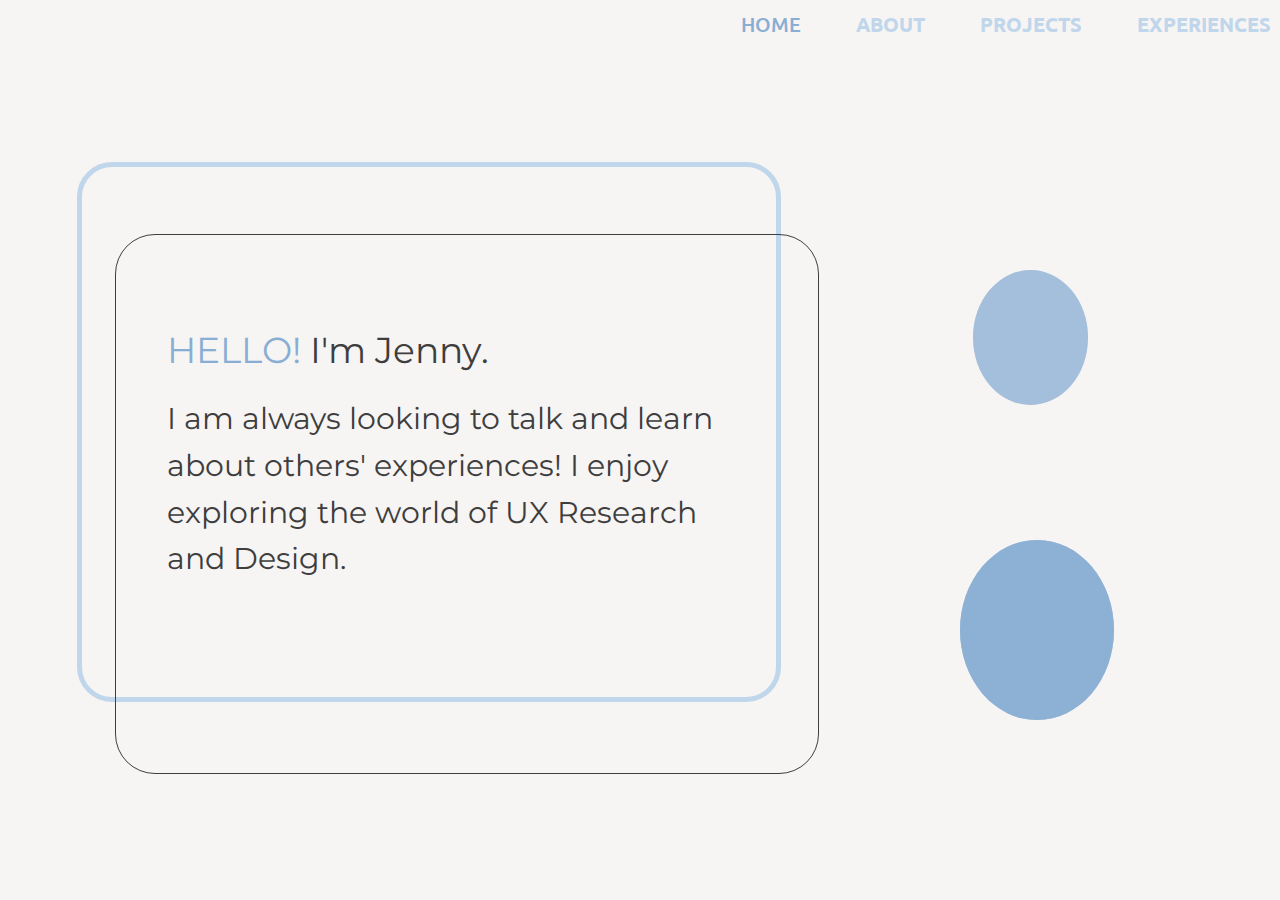
<file: index.html>
<!doctype html>
<html>

  <head>
    <title> Jenny </title>
    <meta name="viewport" content="width=device-width, initial-scale=1">

    <link rel="stylesheet" type="text/css"
         href="assets/style/index.css">
        <link href="https://fonts.googleapis.com/css2?family=Roboto&family=Tienne&family=Ubuntu&display=swap" rel="stylesheet"><link href="https://fonts.googleapis.com/css2?family=Roboto&family=Tienne&display=swap" rel="stylesheet">
        <link href="https://fonts.googleapis.com/css2?family=Montserrat&display=swap" rel="stylesheet">

  <body>
    <header>
      <div class = "menubar">
        <div class = "home">
          HOME </div>
          <a class = "homebar" href = "../jc39963.github.io/about.html">
            ABOUT </a>
          <a class = "homebar" href = "../jc39963.github.io/projects.html">
            PROJECTS </a>
          <a class = "homebar" href = "../jc39963.github.io/experiences.html">
            EXPERIENCES </a>
        </div>
      </header>

      <div class = "main">
        <div class = "rectangle1"> </div>
        <div class = "rectangle2" style = "font-size: 100%">
          <div class = "subhead"> <span style = "color: #88AED3;"> HELLO! <span style = "color: #3E3E3E;"> I'm Jenny.  </div>
          <div class = "blurb"> I am always looking to talk and learn about others' experiences!
I enjoy exploring the world of UX Research and
Design.</div>
      </div>
      <div class="loader one">
							<div class="first circle"></div>
              <div class = "f circle"></div>
							<div class="second circle"></div>
              <div class ="s circle"></div>
						</div>
    </div>

  </body>
</html>
</file>
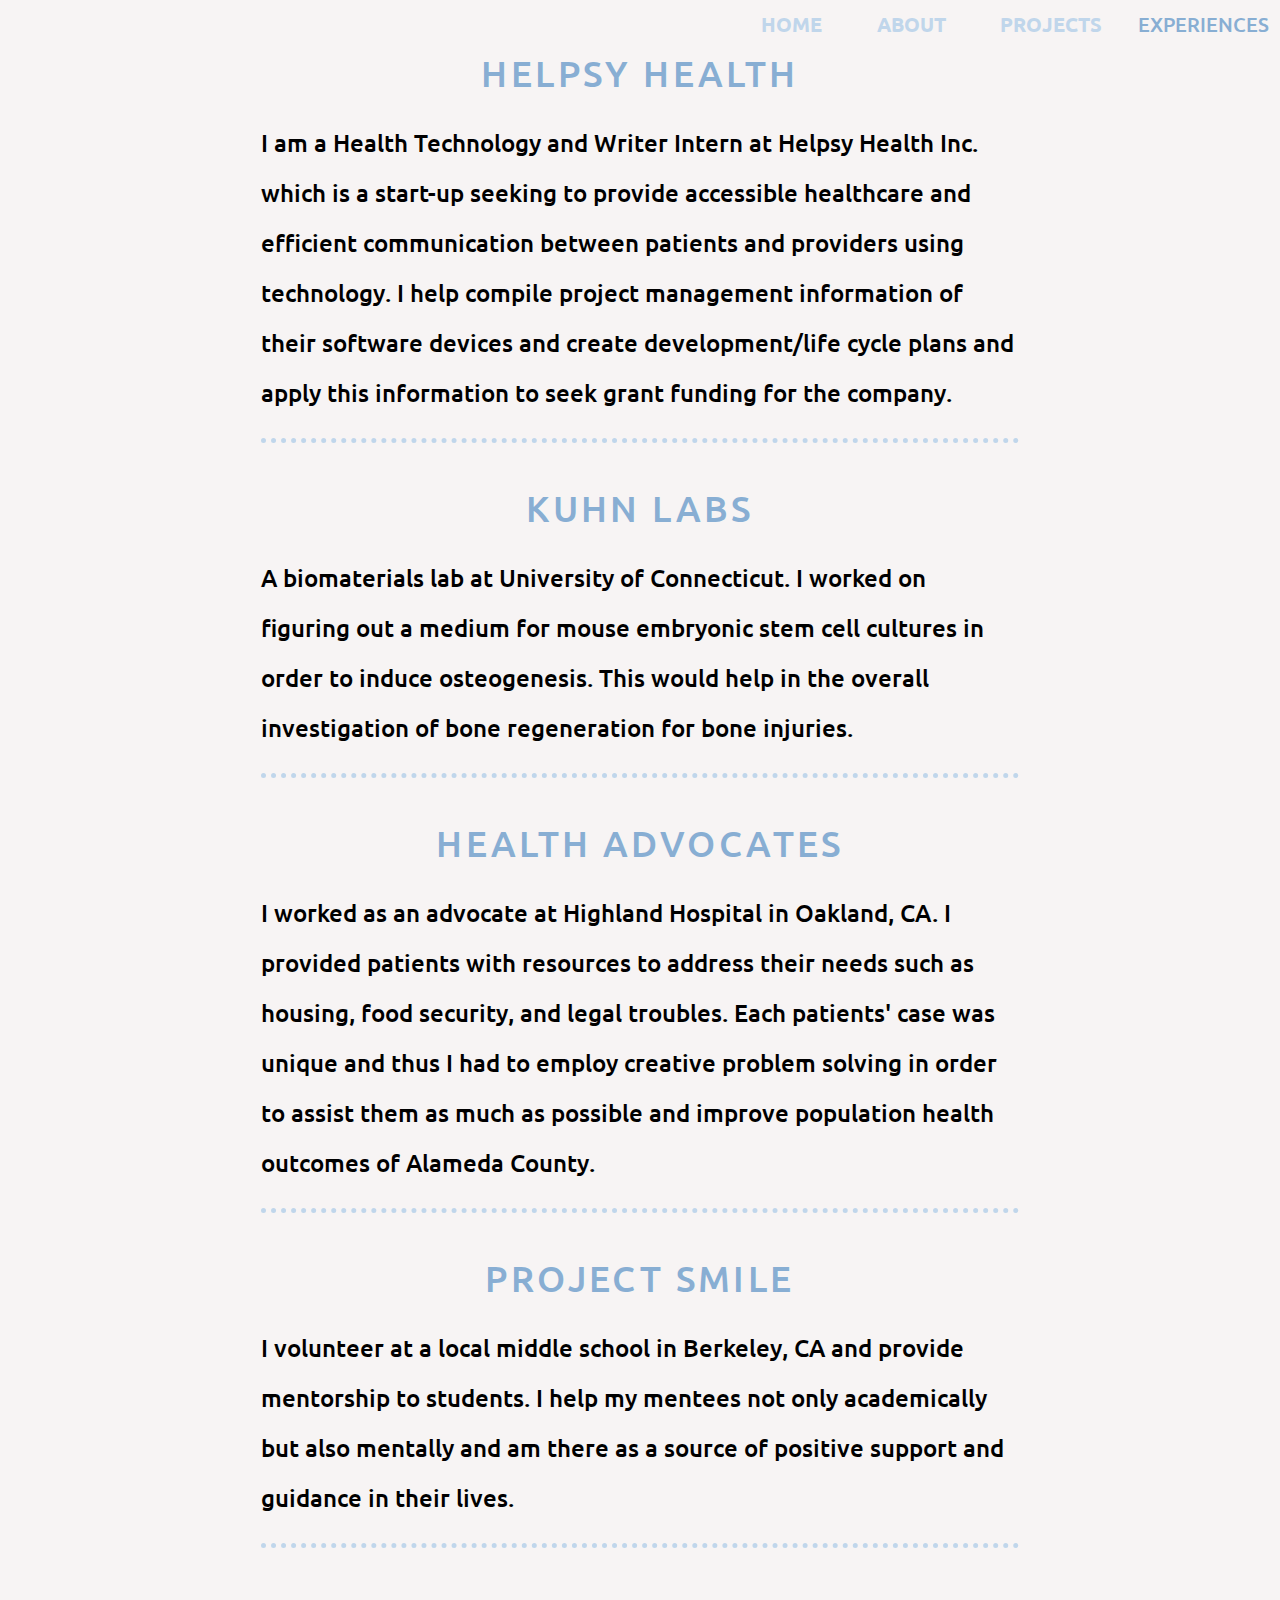
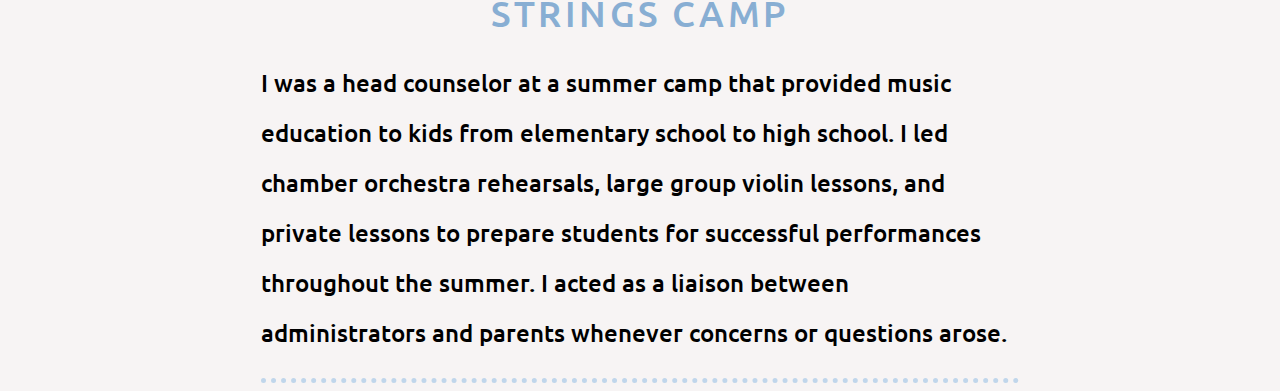
<file: experiences.html>
<!doctype html>
<html>

  <head>
    <title> Jenny </title>
    <link rel="stylesheet" type="text/css"
         href="assets/style/experiences.css">
        <link href="https://fonts.googleapis.com/css2?family=Roboto&family=Tienne&family=Ubuntu&display=swap" rel="stylesheet"><link href="https://fonts.googleapis.com/css2?family=Roboto&family=Tienne&display=swap" rel="stylesheet">

  <body>
    <header>
      <div class = "menubar">
        <a class = "homebar" href = "../jc39963.github.io/index.html">
          HOME </a>
          <a class = "homebar" href = "../jc39963.github.io/about.html">
            ABOUT </a>
          <a class = "homebar" href = "../jc39963.github.io/projects.html">
            PROJECTS </a>
          <div class = "home">
            EXPERIENCES </div>
        </div>
      </header>

      <div class = "main">
        <div class = "experience">
          <div class = "title"> HELPSY HEALTH  </div>
          <div class = "description"> I am a Health Technology and Writer Intern at Helpsy Health Inc. which is a start-up
          seeking to provide accessible healthcare and efficient communication between patients and providers using technology.
        I help compile project management information of their software devices and create development/life cycle plans and apply this information
      to seek grant funding for the company. </div>
          </div>
        <div class = "experience">
          <div class = "title"> KUHN LABS </div>
          <div class = "description"> A biomaterials lab at University of Connecticut. I worked on figuring out a medium for mouse embryonic
            stem cell cultures in order to induce osteogenesis. This would help in the overall investigation of bone regeneration for bone injuries. </div>
          </div>

          <div class = "experience">
            <div class = "title"> HEALTH ADVOCATES </div>
            <div class = "description"> I worked as an advocate at Highland Hospital in Oakland, CA.
              I provided patients with resources to address their needs such as housing, food security, and legal troubles.
              Each patients' case was unique and thus I had to employ creative problem solving in order to assist them as
              much as possible and improve population health outcomes of Alameda County.

             </div>
            </div>
            <div class = "experience">
              <div class = "title"> PROJECT SMILE </div>
              <div class = "description"> I volunteer at a local middle school in Berkeley, CA and provide mentorship
              to students. I help my mentees not only academically but also mentally and am there as a source of positive support
            and guidance in their lives.  </div>
              </div>

              <div class = "experience">
                <div class = "title"> STRINGS CAMP </div>
                <div class = "description"> I was a head counselor at a summer camp that provided music education to
                kids from elementary school to high school. I led chamber orchestra rehearsals, large group violin lessons, and private lessons to prepare
                students for successful performances throughout the summer.
              I acted as a liaison between administrators and parents whenever concerns or questions arose. </div>
                </div>
    </div>
  </body>
</html>
</file>
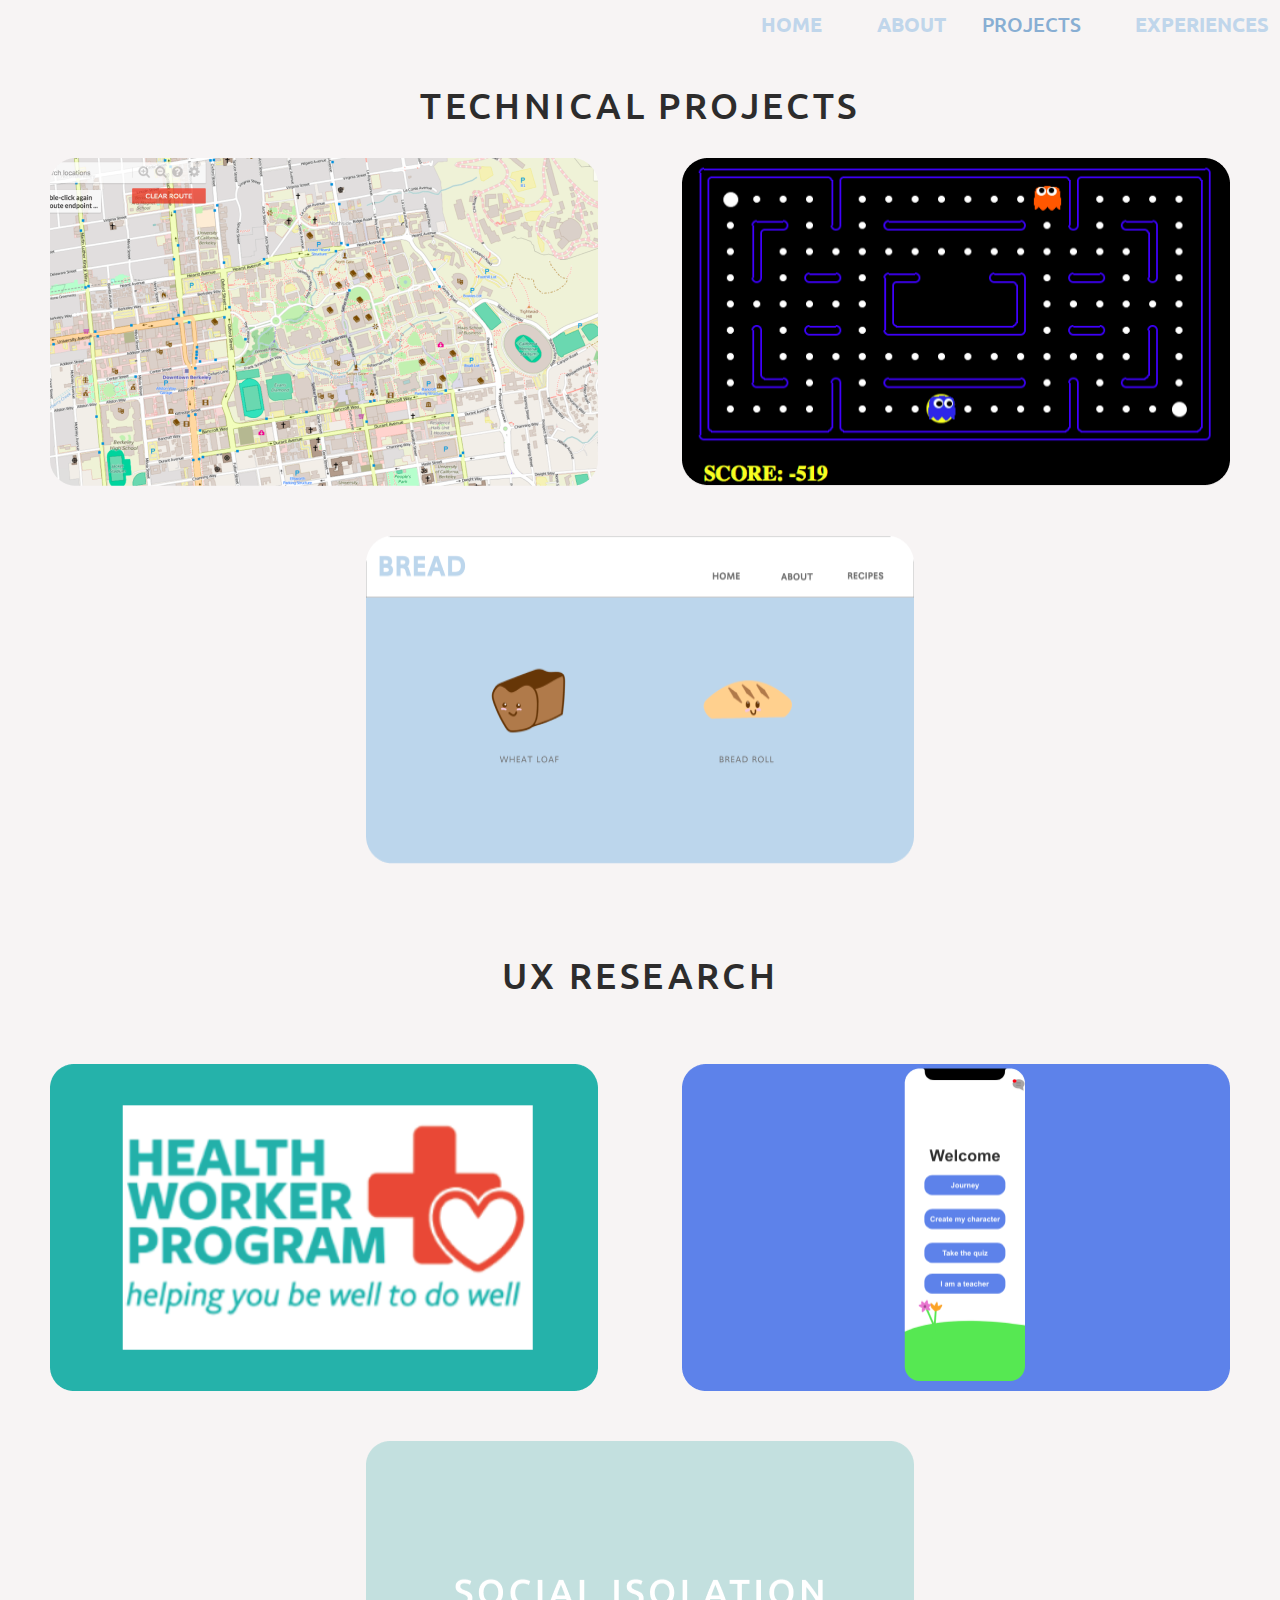
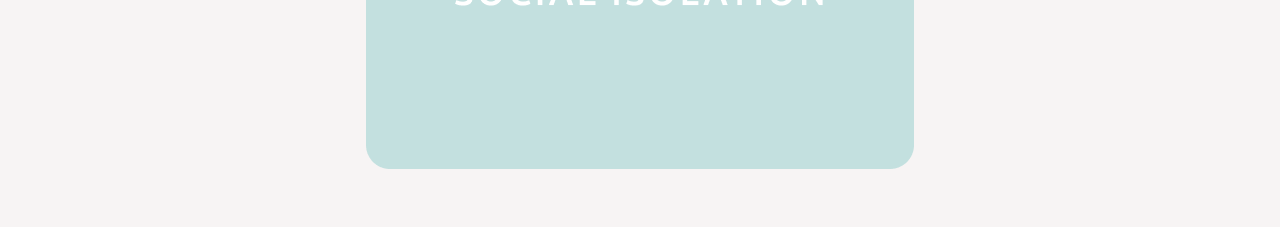
<file: projects.html>
<!doctype html>
<html>

  <head>
    <title> Jenny </title>
    <link rel="stylesheet" type="text/css"
         href="assets/style/projects.css">
    <link href="https://fonts.googleapis.com/css2?family=Roboto&family=Tienne&family=Ubuntu&display=swap" rel="stylesheet">
    <link href="https://fonts.googleapis.com/css2?family=Montserrat&display=swap" rel="stylesheet">

    <body>
      <header>
        <div class = "menubar">
          <a class = "homebar" href = "../jc39963.github.io/index.html">
            HOME </a>
            <a class = "homebar" href = "../jc39963.github.io/about.html">
              ABOUT </a>
            <div class = "home">
              PROJECTS </div>
            <a class = "homebar" href = "../jc39963.github.io/experiences.html">
              EXPERIENCES </a>
          </div>
        </header>

      <div class = "main">
        <div class = "technical">
        TECHNICAL PROJECTS </div>
        <div class = "examples">
          <div class = "row">
            <div class = image-card>
            <img class = "img" src = "assets/images/bearmaps.png" />
            <div id = "projdesc"> I created a Google Maps like application of
            Berkeley, CA using Java. I implemented autocomplete search functionality, and A* algorithm for path routing trees.
          </div> </div>

          <div class = image-card>
            <img class = "img" src = "assets/images/pacman.png" />
            <div id = "projdesc">  I created multiple Pacman games with Pacman and Ghost character AI agents.
            One implemented learning through Q-Learning. Another was designing agents to search with minimax and expectimax using alpha-beta pruning.
            </div>
          </div></div>

          <div class = "row">
            <div class = image-card>
            <img class = "img" src = "assets/images/bread.png" />
            <div id = "projdesc">  I am creating a personal project website for fun to show my love of bread.
              Used HTML, CSS, and JavaScript to create animations and button functionality. Website has pages for recipes and facts...still under construction!
            </div> </div></div>
        </div>

      <div class = "ux">
        UX RESEARCH </div>
        <div class = "examples">
          <div class = "row">
            <div class = image-card>
              <img class = "img" src = "assets/images/healthw.png" />
              <div id = "projdesc">  I conducted interviews, used affinity mapping, identified
                specific pain points, and brainstormed solutions to improve the Health Worker program at UC Berkeley. I created mockups and a presentation for the final solution to deliver to
                the client.
              </div>
          </div>
          <div class = image-card>
            <img class = "img" src = "assets/images/gyb.png" />
            <div id = "projdesc">  I worked on a project to create an app idea to address bullying in school for adolescents. My team and I applied
              User Research principles to conduct interviews with the target group and brainstorm solutions based on our findings.
              I created mockups based upon the conclusions my team and I reached.
            </div>
          </div>
        </div>
            <div class = "row">
              <div class = image-card>
              <img class = "img" src = "assets/images/socialisol.png" />
              <div id = "projdesc">
                I conducted research such as interviews and competitive analysis for a project addressing
                  college loneliness. I synthesized my research
                  with affinity mapping, creating a user persona, and defining pain points. I brainstormed ideas based on my findings
                  and decided on a solution that addressed the most pain points. I created mockups using Adobe XD for my solution.
              </div>
            </div>
          </div>
        </div>
    </div>
  </body>
</html>
</file>
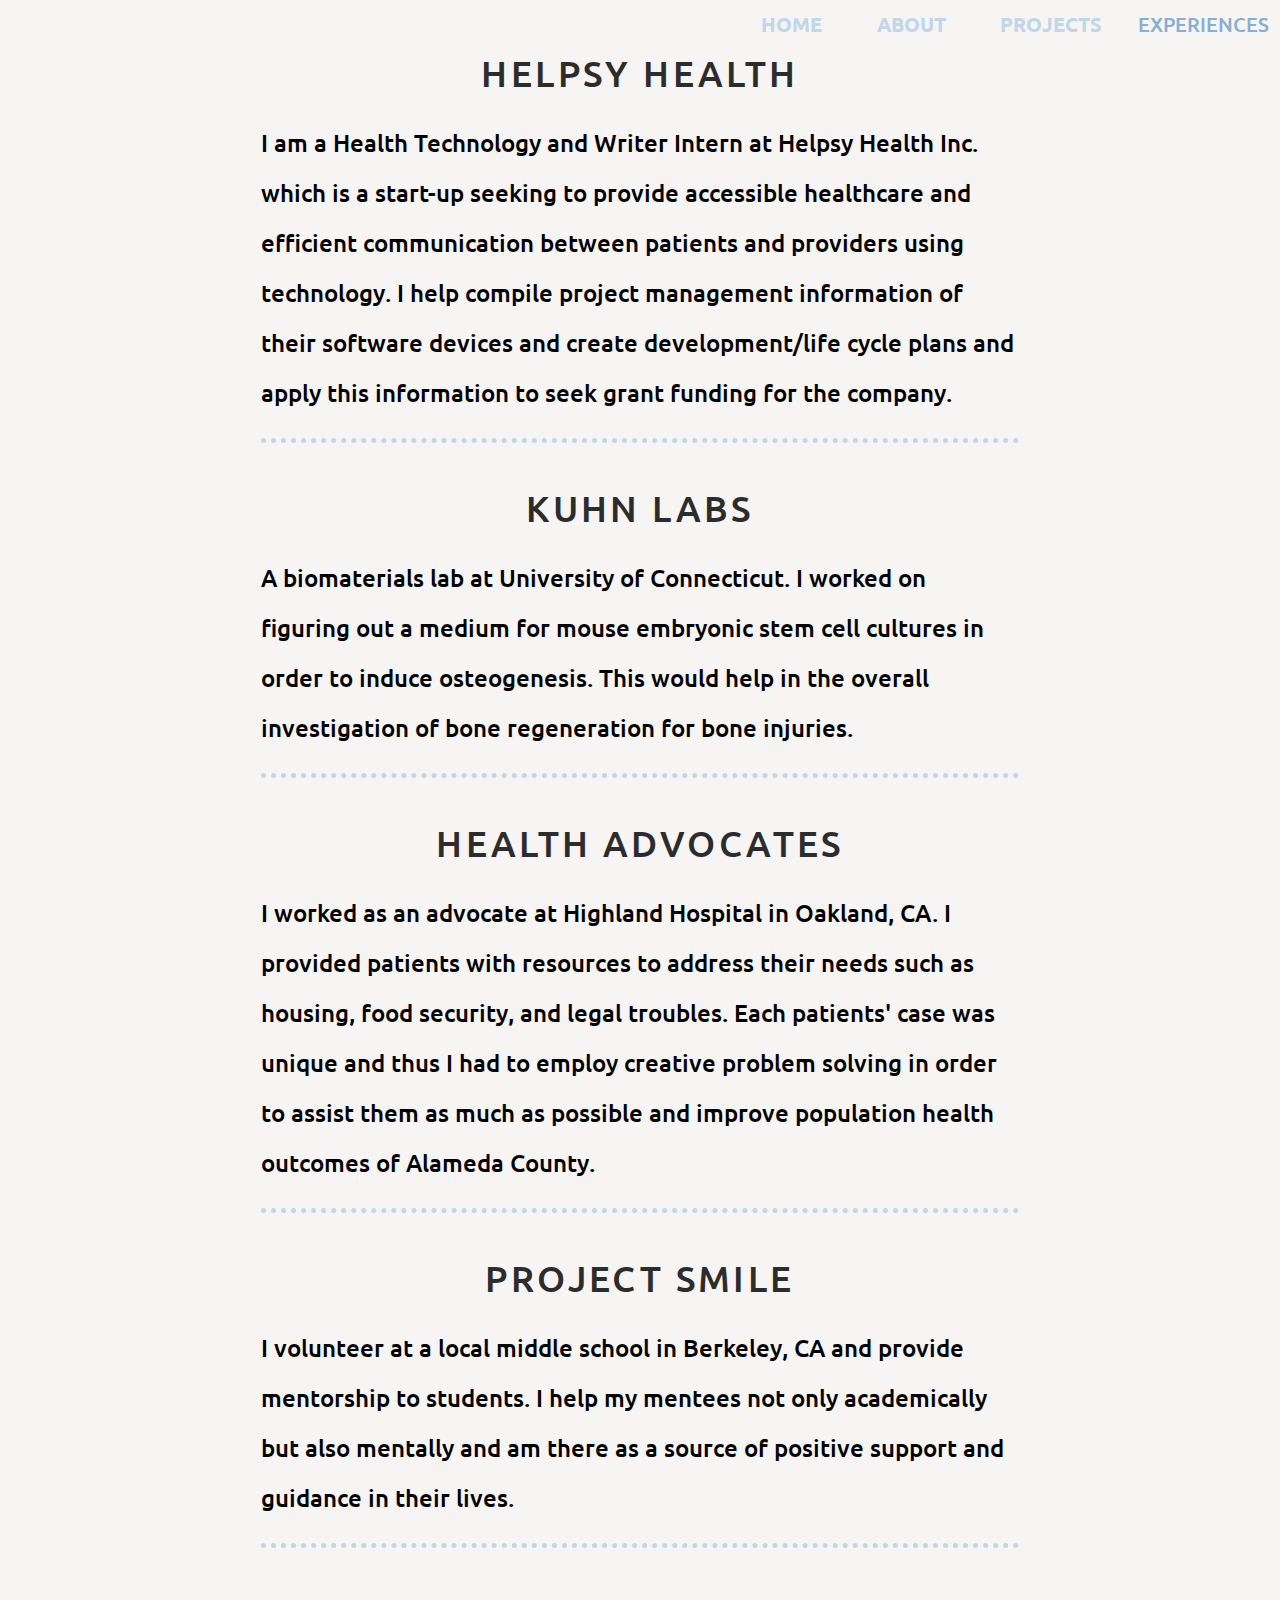
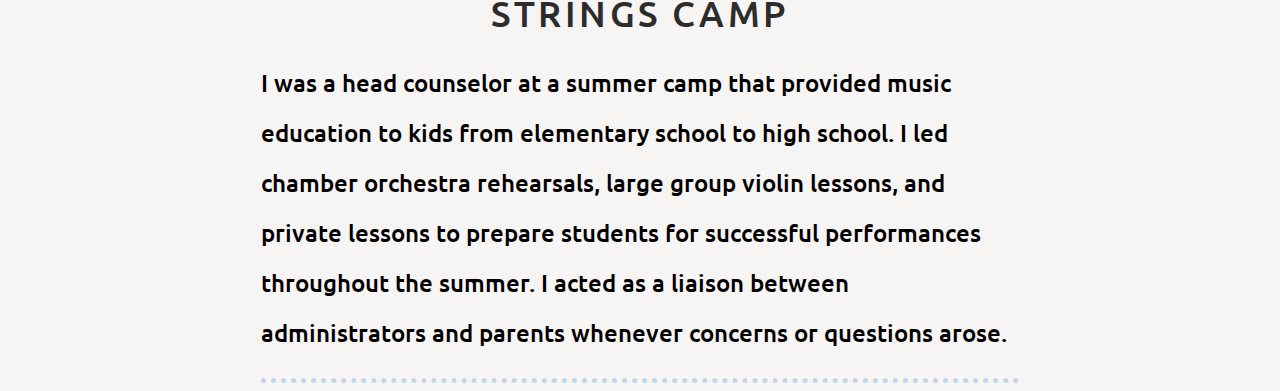
<file: files/experiences.html>
<!doctype html>
<html>

  <head>
    <title> Jenny </title>
    <link rel="stylesheet" type="text/css"
         href="assets/style/experiences.css">
        <link href="https://fonts.googleapis.com/css2?family=Roboto&family=Tienne&family=Ubuntu&display=swap" rel="stylesheet"><link href="https://fonts.googleapis.com/css2?family=Roboto&family=Tienne&display=swap" rel="stylesheet">

  <body>
    <header>
      <div class = "menubar">
        <a class = "homebar" href = "../personalwebsite/index.html">
          HOME </a>
          <a class = "homebar" href = "../personalwebsite/about.html">
            ABOUT </a>
          <a class = "homebar" href = "../personalwebsite/projects.html">
            PROJECTS </a>
          <div class = "home">
            EXPERIENCES </div>
        </div>
      </header>

      <div class = "main">
        <div class = "experience">
          <div class = "title"> HELPSY HEALTH  </div>
          <div class = "description"> I am a Health Technology and Writer Intern at Helpsy Health Inc. which is a start-up
          seeking to provide accessible healthcare and efficient communication between patients and providers using technology.
        I help compile project management information of their software devices and create development/life cycle plans and apply this information
      to seek grant funding for the company. </div>
          </div>
        <div class = "experience">
          <div class = "title"> KUHN LABS </div>
          <div class = "description"> A biomaterials lab at University of Connecticut. I worked on figuring out a medium for mouse embryonic
            stem cell cultures in order to induce osteogenesis. This would help in the overall investigation of bone regeneration for bone injuries. </div>
          </div>

          <div class = "experience">
            <div class = "title"> HEALTH ADVOCATES </div>
            <div class = "description"> I worked as an advocate at Highland Hospital in Oakland, CA.
              I provided patients with resources to address their needs such as housing, food security, and legal troubles.
              Each patients' case was unique and thus I had to employ creative problem solving in order to assist them as
              much as possible and improve population health outcomes of Alameda County.

             </div>
            </div>
            <div class = "experience">
              <div class = "title"> PROJECT SMILE </div>
              <div class = "description"> I volunteer at a local middle school in Berkeley, CA and provide mentorship
              to students. I help my mentees not only academically but also mentally and am there as a source of positive support
            and guidance in their lives.  </div>
              </div>

              <div class = "experience">
                <div class = "title"> STRINGS CAMP </div>
                <div class = "description"> I was a head counselor at a summer camp that provided music education to
                kids from elementary school to high school. I led chamber orchestra rehearsals, large group violin lessons, and private lessons to prepare
                students for successful performances throughout the summer.
              I acted as a liaison between administrators and parents whenever concerns or questions arose. </div>
                </div>
    </div>
  </body>
</html>
</file>
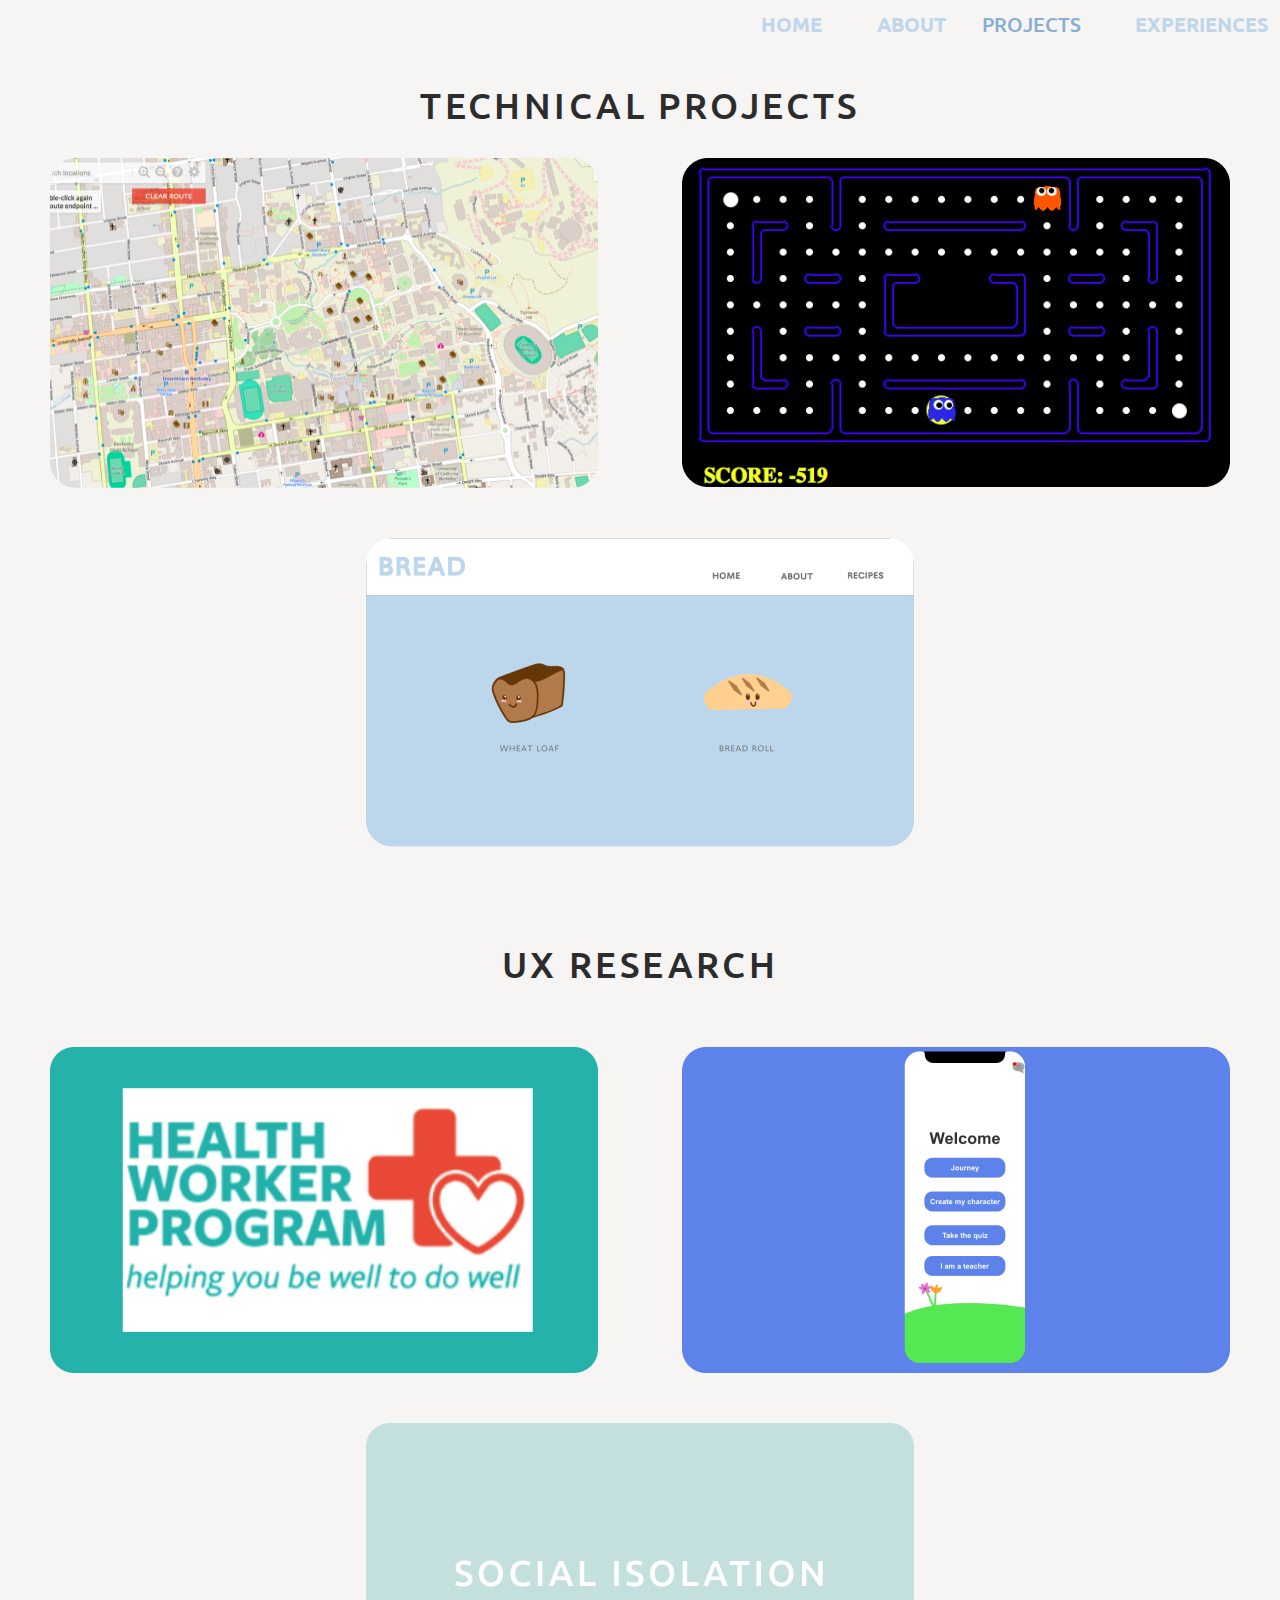
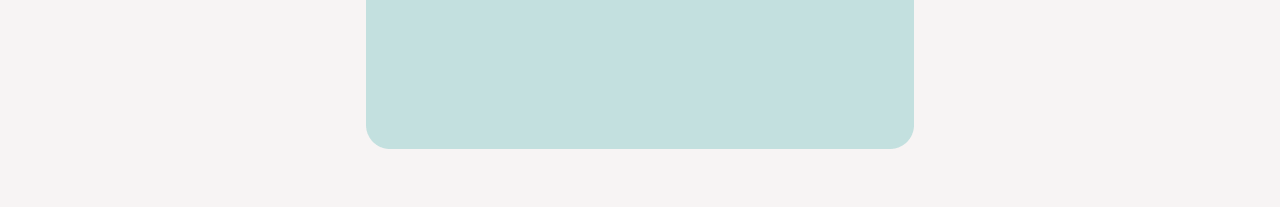
<file: files/projects.html>
<!doctype html>
<html>

  <head>
    <title> Jenny </title>
    <link rel="stylesheet" type="text/css"
         href="assets/style/projects.css">
    <link href="https://fonts.googleapis.com/css2?family=Roboto&family=Tienne&family=Ubuntu&display=swap" rel="stylesheet">

    <body>
      <header>
        <div class = "menubar">
          <a class = "homebar" href = "../personalwebsite/index.html">
            HOME </a>
            <a class = "homebar" href = "../personalwebsite/about.html">
              ABOUT </a>
            <div class = "home">
              PROJECTS </div>
            <a class = "homebar" href = "../personalwebsite/experiences.html">
              EXPERIENCES </a>
          </div>
        </header>

      <div class = "main">
        <div class = "technical">
        TECHNICAL PROJECTS </div>
        <div class = "examples">
          <div class = "row">
          <img class = "img" src = "assets/images/bearmaps.png" />
          <img class = "img" src = "assets/images/pacman.png" />
        </div>
          <div class = "row"> <img class = "img" src = "assets/images/bread.png" /> </div>
      </div>

      <div class = "ux">
        UX RESEARCH </div>
        <div class = "examples">
          <div class = "row">
            <img class = "img" src = "assets/images/healthw.png" />
            <img class = "img" src = "assets/images/gyb.png" />
          </div>
            <div class = "row"> <img class = "img" src = "assets/images/socialisol.png" /> </div>
          </div>
    </div>
  </body>
</html>
</file>
<file: assets/style/index.css>
.menubar{
  display: flex;
  flex-direction: row;
  position: absolute;
  right: 15%;
  align-items: right;

}

.home{
  /*margin-left: 28px;
  margin-right:28px;*/
  margin-left: 5%;
  margin-right: 5%;
  text-decoration: none;
font-family: 'Ubuntu';
font-style: normal;
font-weight: 500;
font-size: 20px;
line-height: 33px;
/* identical to box height */
/*color: #AFAFAF;*/
  /*color: #636262*/
  color: #88AED3;
}
.homebar{

left: 0%;
right: 0%;
top: 0%;
bottom: 0%;
margin-left: 10%;
margin-right: 5%;
text-decoration: none;
font-family: 'Ubuntu';
font-style: normal;
font-weight: bold;
font-size: 20px;
line-height: 33px;
/* identical to box height */
color: #C0D6EB;
}
body{
  background: #F7F4F4;
}


.rectangle1 {
 position: absolute;
/*width: 647px;
height: 425px;*/
width: 55%;
height: 60%;
/*left: 92px;
top: 223px;*/
left: 6%;
top: 18%;
border: 5px solid #C0D6EB;
box-sizing: border-box;
border-radius: 35px;
/*box-shadow: 0px 5px 10px 1px rgba(0, 0, 0, 0.2);*/

}
.rectangle2 {
  position: absolute;
  

  /*width: 679px;
height: 428px;*/
width: 55%;
height: 60%;
/*left: 136px;
top: 264px;*/
left: 9%;
top: 26%;

border: 1px solid #3E3E3E;
box-sizing: border-box;
border-radius: 40px;
}


.subhead {
  position: absolute;
/*width: 350px;
height: 48px;*/
/*left: 107px;
top: 63px;*/
left: 7.3%;
top: 16.3%;
 font-family: 'Montserrat', sans-serif;
font-style: normal;
font-weight: normal;
/*font-size: 36px;*/
font-size: 225%;
/*line-height: 48px;*/
line-height: 150%;

color: #3E3E3E;

}
.blurb {
  position: absolute;
/*left: 43px;
top: 117px;*/
width: 80%;
left: 7.3%;
top: 30%;


font-family: 'Montserrat', sans-serif;
font-style: normal;
font-weight: normal;
/*font-size: 30px;*/
font-size: 187%;
/*line-height: 50px;*/
line-height: 156%;
/* or 167% */

display: flex;
align-items: center;

color: #3E3E3E;

}
.loader.one {
	width: 100px;
	height: 100px;
}

.loader.one .circle {

	background: #88AED3;
	position: absolute;

	border-radius: 50%;
	/* TODO: PART 1.2 - Add pulse animation */
	animation-name: scalecircle;
	animation-duration: 2s;
	animation-iteration-count: infinite;
  /*animation-name: wave;
	animation-duration: 2s;
	animation-iteration-count: infinite;*/


}
.first.circle {
  top: 60%;
  left: 75%;
  height: 20%;
  width: 12%;
  opacity: 0.8;
}
.second.circle {
  top: 30%;
  left: 76%;
  height: 15%;
  width: 9%;
	animation-delay: 0.25s;
  opacity: 0.5;

}
.f.circle {
  top: 60%;
  left: 75%;
  height: 20%;
  width: 12%;
  opacity: 0.8;
  animation-delay: 0.5s;
}
.s.circle {
  top: 30%;
  left: 76%;
  height: 15%;
  width: 9%;
	animation-delay: 0.75s;
  opacity: 0.5;
}
@keyframes scalecircle {
	from {transform: scale(0)};
	to {transform: scale(1)};
}
/*@keyframes wave {
	0% {transform: scale(0.5) translateX(0);}
	50% {transform: translateX(-100%);}
	100% {transform: scale(1) translateX(0);}
}*/
</file>
<file: assets/style/experiences.css>
.menubar{
  display: flex;
  flex-direction: row;
  position: absolute;
  right: 15%;
  align-items: right;

}

.home{
  /*margin-left: 28px;
  margin-right:28px;*/
  margin-left: 5%;
  margin-right: 5%;
  text-decoration: none;
font-family: 'Ubuntu';
font-style: normal;
font-weight: 500;
font-size: 20px;
line-height: 33px;
/* identical to box height */
/*color: #AFAFAF;*/
  color: #88AED3
}
.homebar{

left: 0%;
right: 0%;
top: 0%;
bottom: 0%;
margin-left: 10%;
margin-right: 5%;
text-decoration: none;
font-family: 'Ubuntu';
font-style: normal;
font-weight: bold;
font-size: 20px;
line-height: 33px;
/* identical to box height */
color: #C0D6EB;
}
body{
  background: #F7F4F4;
}
.main{
  display: flex;
  flex-direction: column;
  margin-left: auto;
  margin-right: auto;
}
.experience{
  display: flex;
  flex-direction: column;
  align-items: center;
  justify-content: space-between;
  margin-top: 40px;


}
.title{
  display: flex;
  flex-direction: column;
  align-items: center;
  justify-content: space-around;
  font-family: Ubuntu;
font-style: normal;
font-weight: 500;
font-size: 36px;
line-height: 50px;
/* identical to box height, or 139% */

display: flex;
align-items: center;
letter-spacing: 0.095em;

color: #88AED3;

}
.description{
  display: flex;
  flex-direction: column;
  align-items: center;
  justify-content: space-around;
  margin-top: 20px;
  font-family: Ubuntu;
font-style: normal;
font-weight: 500;
font-size: 24px;
line-height: 50px;
width: 60%;
border-bottom: 5px dotted #C0D6EB;
box-sizing: border-box;
padding-bottom: 20px;
}
</file>
<file: assets/style/projects.css>
.menubar{
  display: flex;
  flex-direction: row;
  position: absolute;
  right: 15%;
  align-items: right;

}

.home{
  /*margin-left: 28px;
  margin-right:28px;*/
  margin-left: 5%;
  margin-right: 5%;
  text-decoration: none;
font-family: 'Ubuntu';
font-style: normal;
font-weight: 500;
font-size: 20px;
line-height: 33px;
/* identical to box height */
/*color: #AFAFAF;*/
  color: #88AED3
}
.homebar{

left: 0%;
right: 0%;
top: 0%;
bottom: 0%;
margin-left: 10%;
margin-right: 5%;
text-decoration: none;
font-family: 'Ubuntu';
font-style: normal;
font-weight: bold;
font-size: 20px;
line-height: 33px;
/* identical to box height */
color: #C0D6EB;
}
body{
  background: #F7F4F4;
}
.main{
  position: relative;
  display: flex;
  flex-direction: column;
}
.technical{
  position: absolute;
  top: 4%;
  display: flex;
  flex-direction: column;
  align-self: center;
  font-family: Ubuntu;
font-style: normal;
font-weight: 500;
font-size: 36px;
line-height: 50px;
/* identical to box height, or 139% */

display: flex;
align-items: center;
letter-spacing: 0.095em;

color: #2D2C2C;
}
.examples{
  display: flex;
  margin-top: 150px;
  flex-direction: column;
  justify-content: center;
  align-content: space-around;
}
.row{
  display: flex;
  position: relative;
  flex-direction: row;
  justify-content: space-around;
  padding-bottom: 50px;
  /*margin-left: 70px;
  margin-right: 70px;*/
}
.image-card{

  width: 548px;
  height: 327.79px;
}
.image-card .img{
  width: 100%;
  height: 100%;
}

#projdesc {
  display: none;
  position: absolute;
  top: 0px;
  padding-left: 50px;
  padding-right: 50px;
  padding-top: 70px;
  width: 450px;
  height: 260px;
}
.image-card:hover #projdesc{
  display: block;
  background-color: white;
  opacity: 70%;
  border-radius: 26px;
  font-style: normal;
  font-weight: 500;
  font-size: 20px;
  line-height: 25px;
  letter-spacing: 0.02em;
  align-items: center;

  color: #2D2C2C;
  font-family: 'Montserrat', sans-serif;


}


.ux {
  position: absolute;
  top: 52%;
  display: flex;
  flex-direction: column;
  align-self: center;
  font-family: Ubuntu;
font-style: normal;
font-weight: 500;
font-size: 36px;
line-height: 50px;
/* identical to box height, or 139% */

display: flex;
align-items: center;
letter-spacing: 0.095em;

color: #2D2C2C;
}
</file>
<file: files/assets/style/experiences.css>
.menubar{
  display: flex;
  flex-direction: row;
  position: absolute;
  right: 15%;
  align-items: right;

}

.home{
  /*margin-left: 28px;
  margin-right:28px;*/
  margin-left: 5%;
  margin-right: 5%;
  text-decoration: none;
font-family: 'Ubuntu';
font-style: normal;
font-weight: 500;
font-size: 20px;
line-height: 33px;
/* identical to box height */
/*color: #AFAFAF;*/
  color: #88AED3
}
.homebar{

left: 0%;
right: 0%;
top: 0%;
bottom: 0%;
margin-left: 10%;
margin-right: 5%;
text-decoration: none;
font-family: 'Ubuntu';
font-style: normal;
font-weight: bold;
font-size: 20px;
line-height: 33px;
/* identical to box height */
color: #C0D6EB;
}
body{
  background: #F7F4F4;
}
.main{
  display: flex;
  flex-direction: column;
  margin-left: auto;
  margin-right: auto;
}
.experience{
  display: flex;
  flex-direction: column;
  align-items: center;
  justify-content: space-between;
  margin-top: 40px;


}
.title{
  display: flex;
  flex-direction: column;
  align-items: center;
  justify-content: space-around;
  font-family: Ubuntu;
font-style: normal;
font-weight: 500;
font-size: 36px;
line-height: 50px;
/* identical to box height, or 139% */

display: flex;
align-items: center;
letter-spacing: 0.095em;

color: #2D2C2C;

}
.description{
  display: flex;
  flex-direction: column;
  align-items: center;
  justify-content: space-around;
  margin-top: 20px;
  font-family: Ubuntu;
font-style: normal;
font-weight: 500;
font-size: 24px;
line-height: 50px;
width: 60%;
border-bottom: 5px dotted #C0D6EB;
box-sizing: border-box;
padding-bottom: 20px;
}
</file>
<file: files/assets/style/projects.css>
.menubar{
  display: flex;
  flex-direction: row;
  position: absolute;
  right: 15%;
  align-items: right;

}

.home{
  /*margin-left: 28px;
  margin-right:28px;*/
  margin-left: 5%;
  margin-right: 5%;
  text-decoration: none;
font-family: 'Ubuntu';
font-style: normal;
font-weight: 500;
font-size: 20px;
line-height: 33px;
/* identical to box height */
/*color: #AFAFAF;*/
  color: #88AED3
}
.homebar{

left: 0%;
right: 0%;
top: 0%;
bottom: 0%;
margin-left: 10%;
margin-right: 5%;
text-decoration: none;
font-family: 'Ubuntu';
font-style: normal;
font-weight: bold;
font-size: 20px;
line-height: 33px;
/* identical to box height */
color: #C0D6EB;
}
body{
  background: #F7F4F4;
}
.main{
  position: relative;
  display: flex;
  flex-direction: column;
}
.technical{
  position: absolute;
  top: 4%;
  display: flex;
  flex-direction: column;
  align-self: center;
  font-family: Ubuntu;
font-style: normal;
font-weight: 500;
font-size: 36px;
line-height: 50px;
/* identical to box height, or 139% */

display: flex;
align-items: center;
letter-spacing: 0.095em;

color: #2D2C2C;
}
.examples{
  display: flex;
  margin-top: 150px;
  flex-direction: column;
  justify-content: center;
  align-content: space-around;
}
.row{
  display: flex;
  position: relative;
  flex-direction: row;
  justify-content: space-around;
  padding-bottom: 50px;
  /*margin-left: 70px;
  margin-right: 70px;*/
}
.ux {
  position: absolute;
  top: 52%;
  display: flex;
  flex-direction: column;
  align-self: center;
  font-family: Ubuntu;
font-style: normal;
font-weight: 500;
font-size: 36px;
line-height: 50px;
/* identical to box height, or 139% */

display: flex;
align-items: center;
letter-spacing: 0.095em;

color: #2D2C2C;
}
</file>
